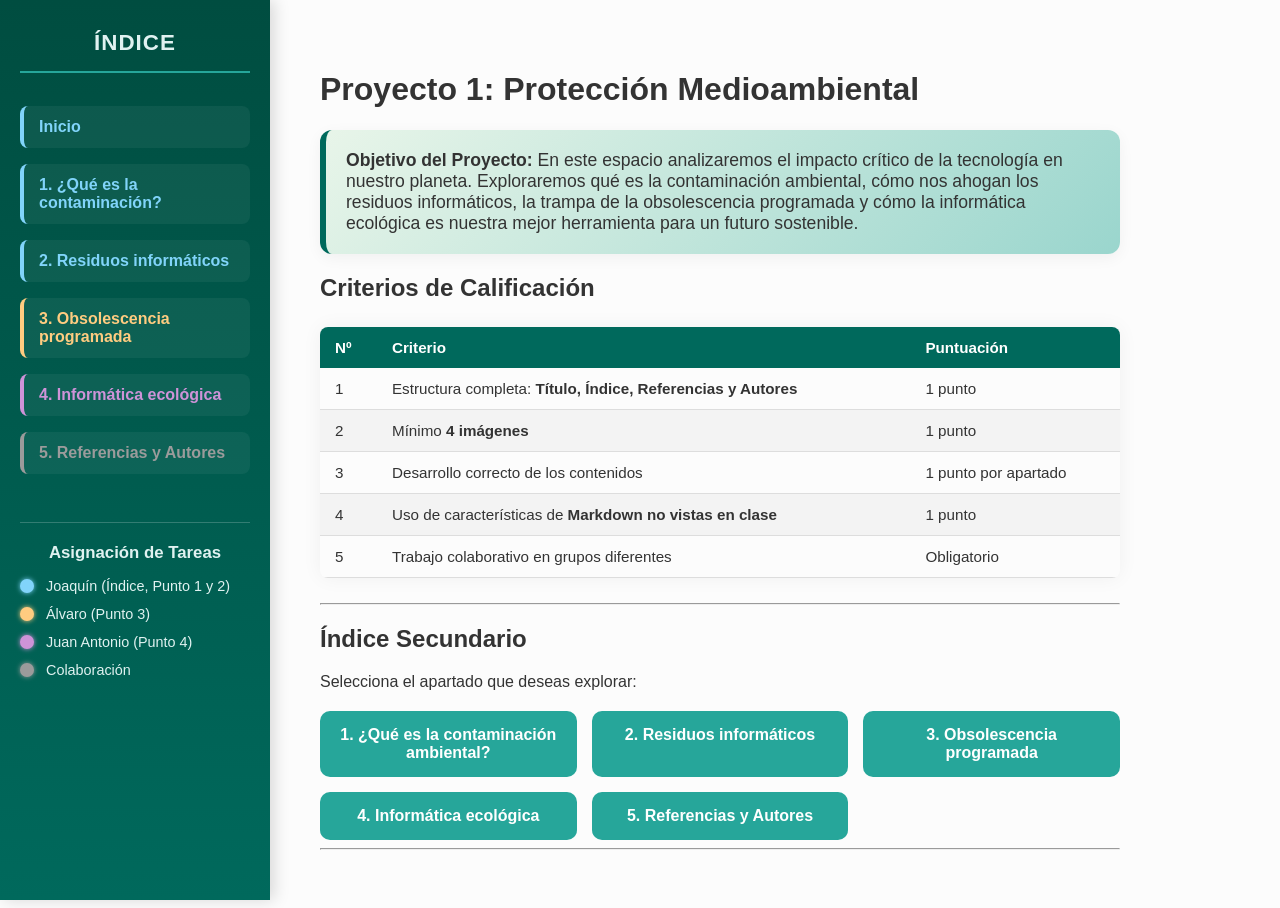
<file: index.html>
<!DOCTYPE html>
<html lang="es">
<head>
  <meta charset="UTF-8">
  <title>Protección Medioambiental</title>
  <link rel="stylesheet" href="style.css">
</head>
<body>
  <nav>
    <h3>ÍNDICE</h3>
    <a href="index.html" class="autor-joaquin">Inicio</a>
    <a href="contaminacion.html" class="autor-joaquin">1. ¿Qué es la contaminación?</a>
    <a href="residuos.html" class="autor-joaquin">2. Residuos informáticos</a>
    <a href="obsolescencia.html" class="autor-alvaro">3. Obsolescencia programada</a>
    <a href="ecologica.html" class="autor-juan">4. Informática ecológica</a>
    <a href="referencias_autores.html" class="autor-general">5. Referencias y Autores</a>
    
    <div class="leyenda">
      <h4>Asignación de Tareas</h4>
      <div class="autor-item">
        <div class="circulo bg-joaquin"></div>
        <span>Joaquín (Índice, Punto 1 y 2)</span>
      </div>
      <div class="autor-item">
        <div class="circulo bg-alvaro"></div>
        <span>Álvaro (Punto 3)</span>
      </div>
      <div class="autor-item">
        <div class="circulo bg-juan"></div>
        <span>Juan Antonio (Punto 4)</span>
      </div>
      <div class="autor-item">
        <div class="circulo bg-general"></div>
        <span>Colaboración</span>
      </div>
    </div>
  </nav>

  <main>
    <div>
      <div class="retraso-1">
        <h1>Proyecto 1: Protección Medioambiental</h1>
        <div class="caja-animada">
          <strong>Objetivo del Proyecto:</strong> En este espacio analizaremos el impacto crítico de la tecnología en nuestro planeta. Exploraremos qué es la contaminación ambiental, cómo nos ahogan los residuos informáticos, la trampa de la obsolescencia programada y cómo la informática ecológica es nuestra mejor herramienta para un futuro sostenible.
        </div>
      </div>

      <div class="retraso-2">
        <h2>Criterios de Calificación</h2>
        <table>
          <thead>
            <tr>
              <th>Nº</th>
              <th>Criterio</th>
              <th>Puntuación</th>
            </tr>
          </thead>
          <tbody>
            <tr>
              <td>1</td>
              <td>Estructura completa: <strong>Título, Índice, Referencias y Autores</strong></td>
              <td>1 punto</td>
            </tr>
            <tr>
              <td>2</td>
              <td>Mínimo <strong>4 imágenes</strong></td>
              <td>1 punto</td>
            </tr>
            <tr>
              <td>3</td>
              <td>Desarrollo correcto de los contenidos</td>
              <td>1 punto por apartado</td>
            </tr>
            <tr>
              <td>4</td>
              <td>Uso de características de <strong>Markdown no vistas en clase</strong></td>
              <td>1 punto</td>
            </tr>
            <tr>
              <td>5</td>
              <td>Trabajo colaborativo en grupos diferentes</td>
              <td>Obligatorio</td>
            </tr>
          </tbody>
        </table>
      </div>

      <div class="retraso-3">
        <hr>
        <h2>Índice Secundario</h2>
        <p>Selecciona el apartado que deseas explorar:</p>
        <div class="grid-indice retraso-4">
          <a href="contaminacion.html" class="btn-magico">1. ¿Qué es la contaminación ambiental?</a>
          <a href="residuos.html" class="btn-magico">2. Residuos informáticos</a>
          <a href="obsolescencia.html" class="btn-magico">3. Obsolescencia programada</a>
          <a href="ecologica.html" class="btn-magico">4. Informática ecológica</a>
          <a href="referencias_autores.html" class="btn-magico">5. Referencias y Autores</a>
        </div>
        <hr>
      </div>
    </div>
  </main>
</body>
</html>
</file>
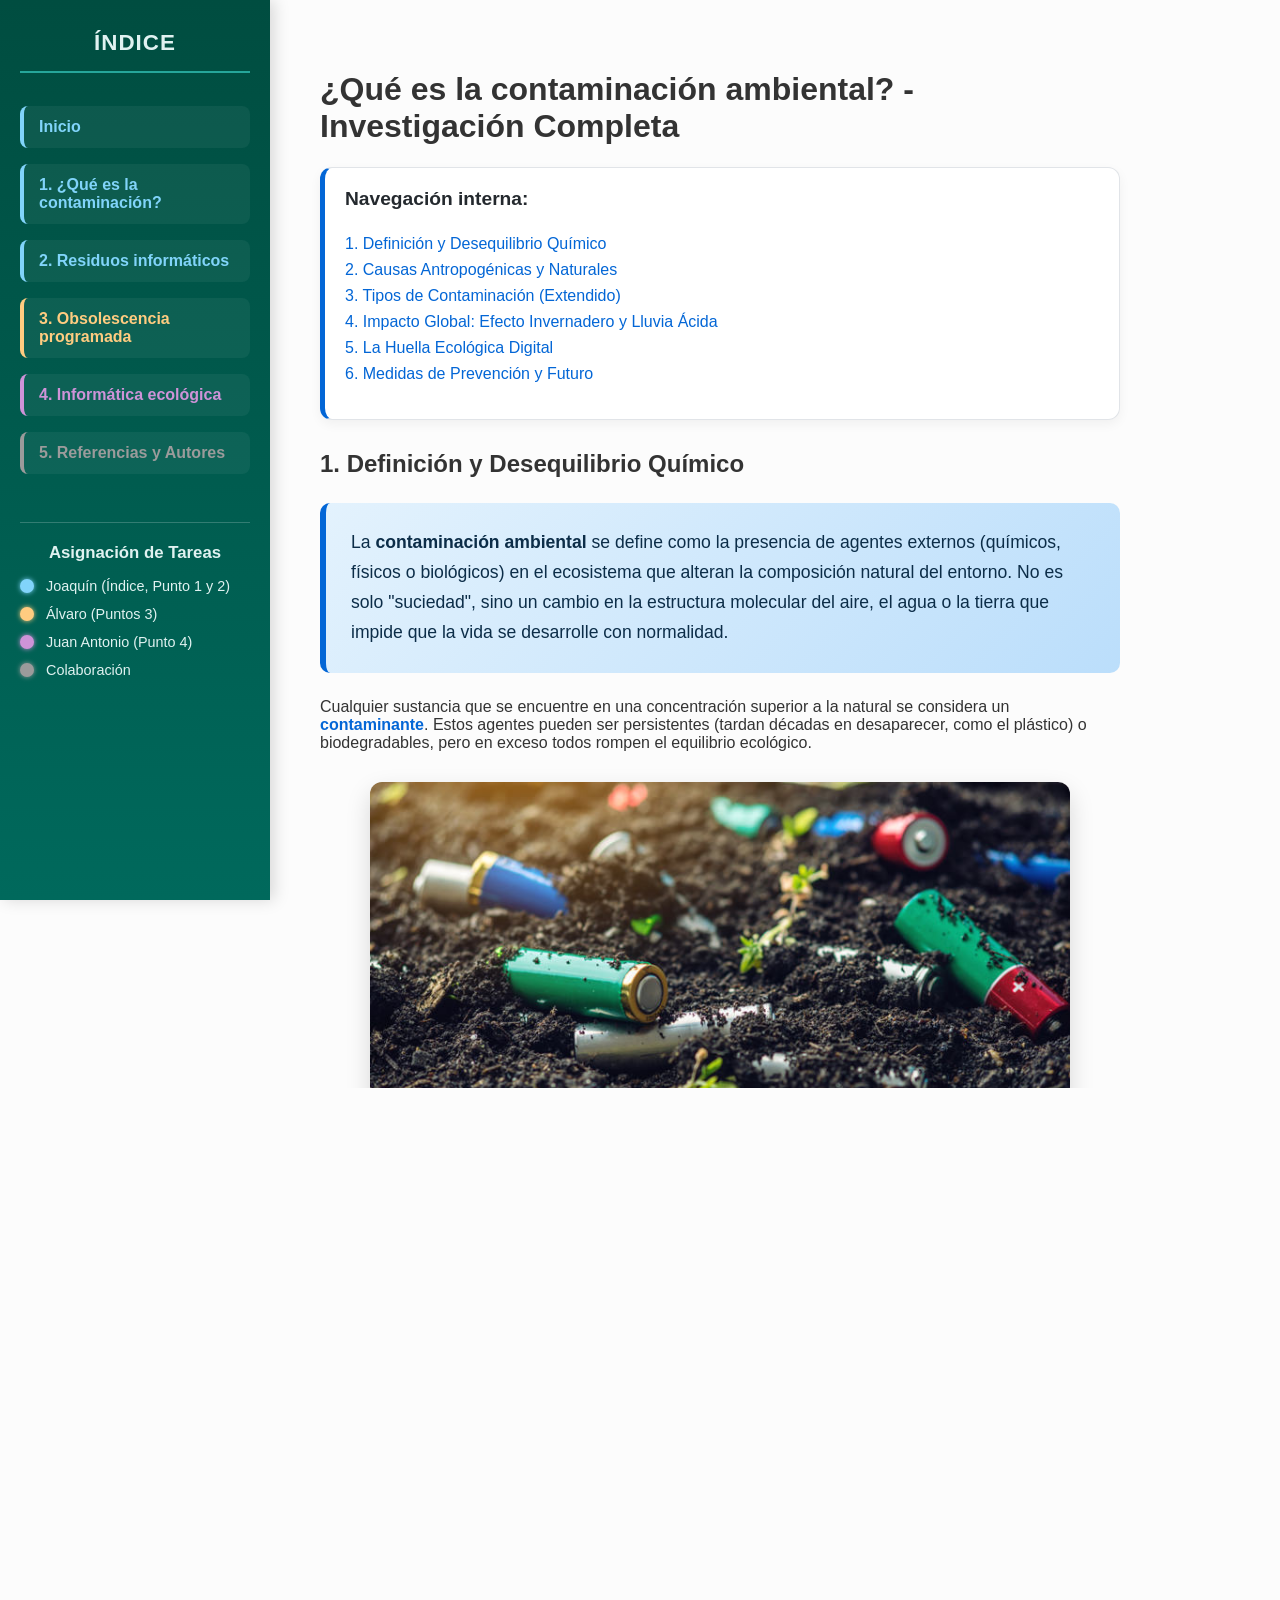
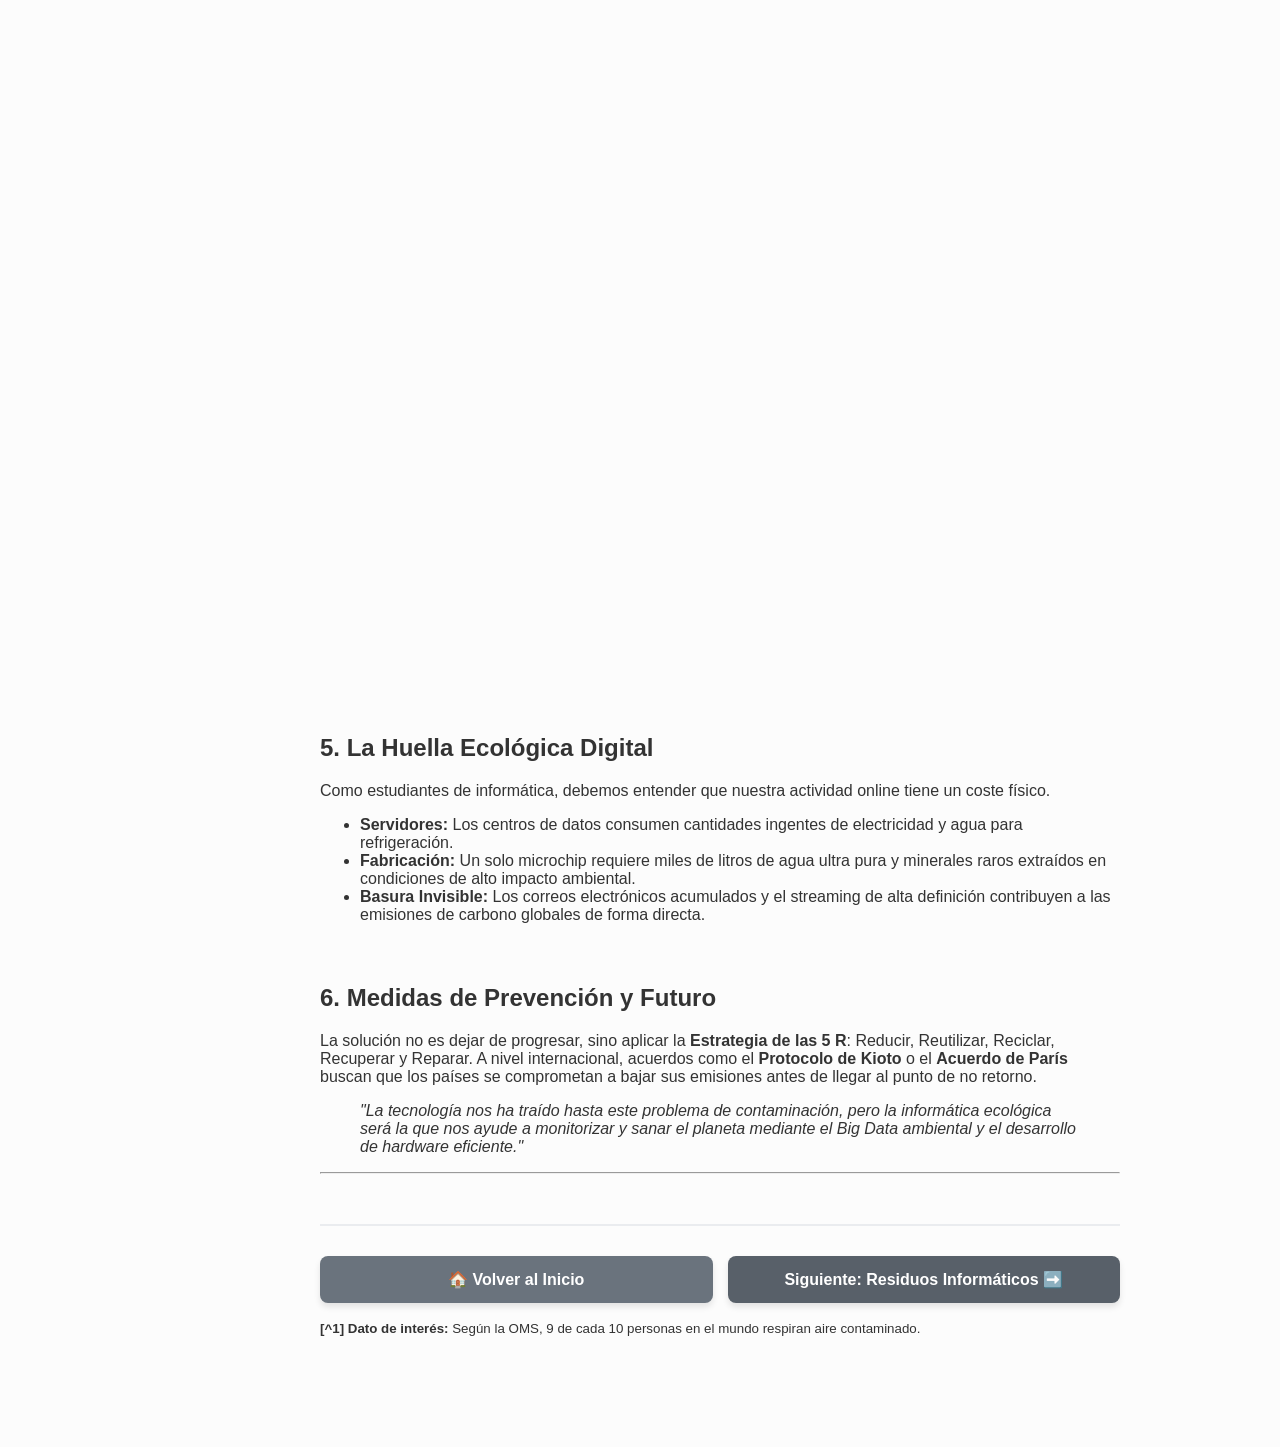
<file: contaminacion.html>
<!DOCTYPE html>
<html lang="es">
<head>
  <meta charset="UTF-8">
  <title>Contaminación Ambiental - Investigación Profunda</title>
  <link rel="stylesheet" href="style.css">
</head>
<body>
  <nav>
    <h3>ÍNDICE</h3>
    <a href="index.html" class="autor-joaquin">Inicio</a>
    <a href="contaminacion.html" class="autor-joaquin">1. ¿Qué es la contaminación?</a>
    <a href="residuos.html" class="autor-joaquin">2. Residuos informáticos</a>
    <a href="obsolescencia.html" class="autor-alvaro">3. Obsolescencia programada</a>
    <a href="ecologica.html" class="autor-juan">4. Informática ecológica</a>
    <a href="referencias_autores.html" class="autor-general">5. Referencias y Autores</a>
    
    <div class="leyenda">
      <h4>Asignación de Tareas</h4>
      <div class="autor-item">
        <div class="circulo bg-joaquin"></div>
        <span>Joaquín (Índice, Punto 1 y 2)</span>
      </div>
      <div class="autor-item">
        <div class="circulo bg-alvaro"></div>
        <span>Álvaro (Puntos 3)</span>
      </div>
      <div class="autor-item">
        <div class="circulo bg-juan"></div>
        <span>Juan Antonio (Punto 4)</span>
      </div>
      <div class="autor-item">
        <div class="circulo bg-general"></div>
        <span>Colaboración</span>
      </div>
    </div>
  </nav>

  <main>
    <div>
      <div class="retraso-1">
        <h1>¿Qué es la contaminación ambiental? - Investigación Completa</h1>

        <div class="mini-indice">
          <h4>Navegación interna:</h4>
          <ul>
            <li><a href="#definicion">1. Definición y Desequilibrio Químico</a></li>
            <li><a href="#causas">2. Causas Antropogénicas y Naturales</a></li>
            <li><a href="#tipos">3. Tipos de Contaminación (Extendido)</a></li>
            <li><a href="#consecuencias">4. Impacto Global: Efecto Invernadero y Lluvia Ácida</a></li>
            <li><a href="#situacion">5. La Huella Ecológica Digital</a></li>
            <li><a href="#soluciones">6. Medidas de Prevención y Futuro</a></li>
          </ul>
        </div>

        <div id="definicion" class="seccion-contenido">
          <h2>1. Definición y Desequilibrio Químico</h2>
          <div class="caja-azul">
            La <strong>contaminación ambiental</strong> se define como la presencia de agentes externos (químicos, físicos o biológicos) en el ecosistema que alteran la composición natural del entorno. No es solo "suciedad", sino un cambio en la estructura molecular del aire, el agua o la tierra que impide que la vida se desarrolle con normalidad.
          </div>
          <p>Cualquier sustancia que se encuentre en una concentración superior a la natural se considera un <span class="texto-resaltado">contaminante</span>. Estos agentes pueden ser persistentes (tardan décadas en desaparecer, como el plástico) o biodegradables, pero en exceso todos rompen el equilibrio ecológico.</p>
          <img src="suelo_746x419.jpg" width="700" class="img-estilo" alt="Imagen de impacto ambiental en el suelo">
        </div>
      </div>

      <div id="causas" class="retraso-2 seccion-contenido">
        <h2>2. Causas Antropogénicas y Naturales</h2>
        <p>Es fundamental distinguir el origen de la contaminación para poder combatirla:</p>
        <ul>
          <li><strong>Fuentes Antropogénicas (Humanas):</strong> Son las responsables del 95% del daño actual. Destacan la emisión de gases industriales, el transporte masivo, la deforestación (que impide que los árboles limpien el aire) y la producción masiva de energía mediante carbón y petróleo.</li>
          <li><strong>Fuentes Naturales:</strong> Eventos como erupciones volcánicas (liberan azufre), incendios por rayos o tormentas de polvo. Aunque son potentes, la naturaleza suele ser capaz de autorregularse ante ellas, algo que no ocurre con la contaminación humana.</li>
        </ul>
      </div>

      <div id="tipos" class="retraso-3 seccion-contenido">
        <h2>3. Tipos de Contaminación (Extendido)</h2>
        <p>Además de los tres clásicos, existen otras formas de contaminación que afectan a nuestra salud de forma silenciosa:</p>

        <div class="grid-detalles">
          <div class="tarjeta-detalle">
            <h3>💨 Atmosférica y Química</h3>
            <p>No solo es humo. Incluye el <strong>smog</strong> de las ciudades y los CFC que destruyen la capa de ozono. Gases como el monóxido de carbono son letales porque son inodoros e invisibles.</p>
          </div>
          <div class="tarjeta-detalle">
            <h3>💧 Hídrica y Térmica</h3>
            <p>El agua se contamina con vertidos, pero también térmicamente cuando las industrias devuelven agua muy caliente a los ríos, matando a los peces por falta de oxígeno.</p>
          </div>
          <div class="tarjeta-detalle">
            <h3>🌍 Suelo y Radioactiva</h3>
            <p>Uso de herbicidas y almacenamiento de residuos nucleares. Un suelo contaminado significa que los alimentos que crecen en él también llevarán toxinas a nuestro cuerpo.</p>
          </div>
          <div class="tarjeta-detalle">
            <h3>🔉 Acústica y Lumínica</h3>
            <p>El ruido constante y el exceso de luz nocturna en las ciudades alteran los ciclos de sueño de personas y animales, provocando estrés y desorientación migratoria en aves.</p>
          </div>
        </div>
      </div>

      <div id="consecuencias" class="retraso-4 seccion-contenido">
        <h2>4. Impacto Global: Efecto Invernadero y Lluvia Ácida</h2>
        <p>La contaminación a gran escala genera fenómenos que afectan a todo el planeta, sin importar dónde se originó el residuo:</p>
        <ol>
          <li><strong>Efecto Invernadero:</strong> Los gases como el CO2 crean una capa en la atmósfera que impide que el calor salga, aumentando la temperatura global.</li>
          <li><strong>Lluvia Ácida:</strong> Cuando los gases de las fábricas se mezclan con la humedad del aire, forman ácidos que caen con la lluvia, quemando bosques y acidificando lagos.</li>
          <li><strong>Extinción de Especies:</strong> Se estima que el ritmo actual de extinción es 1.000 veces superior al natural debido a la destrucción de hábitats contaminados.</li>
        </ol>
      </div>

      <div id="situacion" class="seccion-contenido">
        <h2>5. La Huella Ecológica Digital</h2>
        <p>Como estudiantes de informática, debemos entender que nuestra actividad online tiene un coste físico.</p>
        <ul>
          <li><strong>Servidores:</strong> Los centros de datos consumen cantidades ingentes de electricidad y agua para refrigeración.</li>
          <li><strong>Fabricación:</strong> Un solo microchip requiere miles de litros de agua ultra pura y minerales raros extraídos en condiciones de alto impacto ambiental.</li>
          <li><strong>Basura Invisible:</strong> Los correos electrónicos acumulados y el streaming de alta definición contribuyen a las emisiones de carbono globales de forma directa.</li>
        </ul>
      </div>

      <div id="soluciones" class="seccion-contenido">
        <h2>6. Medidas de Prevención y Futuro</h2>
        <p>La solución no es dejar de progresar, sino aplicar la <strong>Estrategia de las 5 R</strong>: Reducir, Reutilizar, Reciclar, Recuperar y Reparar. A nivel internacional, acuerdos como el <strong>Protocolo de Kioto</strong> o el <strong>Acuerdo de París</strong> buscan que los países se comprometan a bajar sus emisiones antes de llegar al punto de no retorno.</p>

        <blockquote>
          <p><em>"La tecnología nos ha traído hasta este problema de contaminación, pero la informática ecológica será la que nos ayude a monitorizar y sanar el planeta mediante el Big Data ambiental y el desarrollo de hardware eficiente."</em></p>
        </blockquote>

        <hr>

        <div class="nav-botones">
          <a href="index.html" class="btn-nav volver">🏠 Volver al Inicio</a>
          <a href="residuos.html" class="btn-nav siguiente">Siguiente: Residuos Informáticos ➡️</a>
        </div>

        <p><small><strong>[^1] Dato de interés:</strong> Según la OMS, 9 de cada 10 personas en el mundo respiran aire contaminado.</small></p>
      </div>
    </div>
  </main>
</body>
</html>
</file>
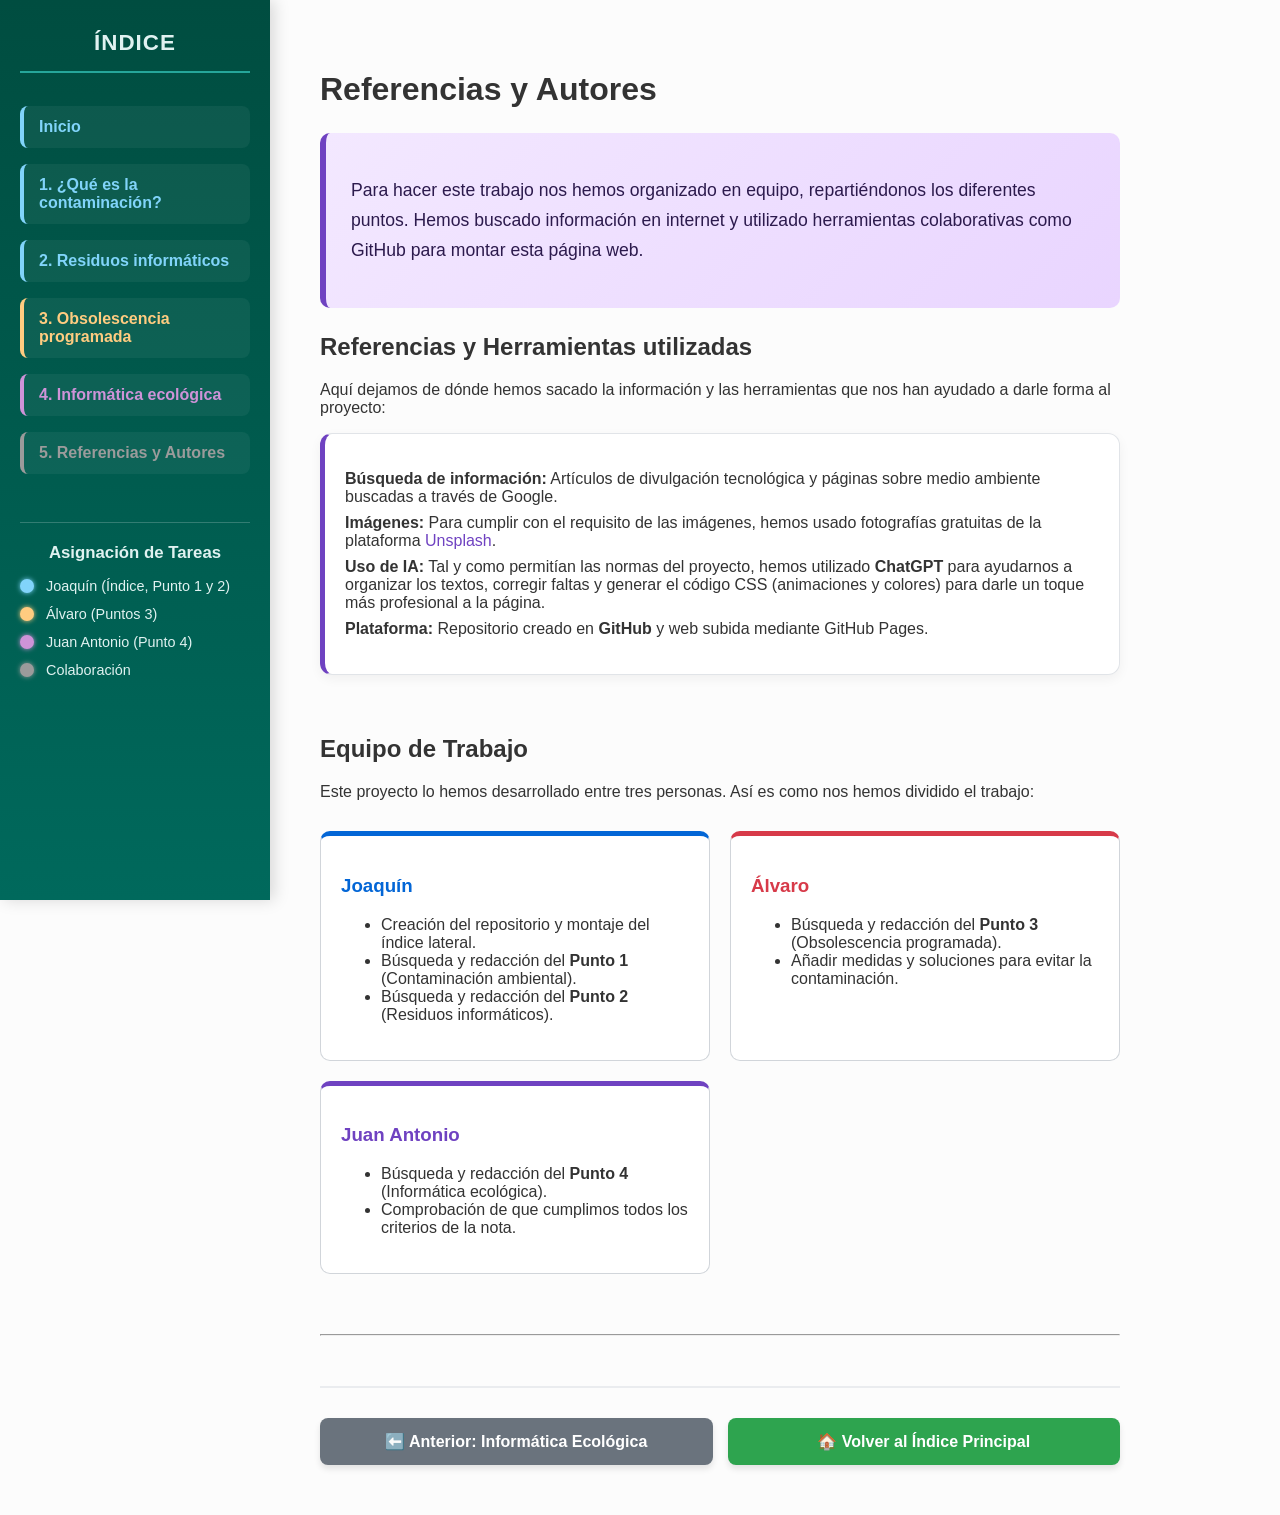
<file: referencias_autores.html>
<!DOCTYPE html>
<html lang="es">
<head>
  <meta charset="UTF-8">
  <title>Referencias y Autores</title>
  <link rel="stylesheet" href="style.css">
</head>
<body>
  <!-- Menú lateral común -->
  <nav>
    <h3>ÍNDICE</h3>
    <a href="index.html" class="autor-joaquin">Inicio</a>
    <a href="contaminacion.html" class="autor-joaquin">1. ¿Qué es la contaminación?</a>
    <a href="residuos.html" class="autor-joaquin">2. Residuos informáticos</a>
    <a href="obsolescencia.html" class="autor-alvaro">3. Obsolescencia programada</a>
    <a href="ecologica.html" class="autor-juan">4. Informática ecológica</a>
    <a href="referencias_autores.html" class="autor-general">5. Referencias y Autores</a>
    
    <div class="leyenda">
      <h4>Asignación de Tareas</h4>
      <div class="autor-item">
        <div class="circulo bg-joaquin"></div>
        <span>Joaquín (Índice, Punto 1 y 2)</span>
      </div>
      <div class="autor-item">
        <div class="circulo bg-alvaro"></div>
        <span>Álvaro (Puntos 3)</span>
      </div>
      <div class="autor-item">
        <div class="circulo bg-juan"></div>
        <span>Juan Antonio (Punto 4)</span>
      </div>
      <div class="autor-item">
        <div class="circulo bg-general"></div>
        <span>Colaboración</span>
      </div>
    </div>
  </nav>

  <main>
    <div>
      <div class="retraso-1">
        <h1>Referencias y Autores</h1>
        <!-- Usamos la caja azul pero le cambiamos el color a morado en la misma línea -->
        <div class="caja-azul" style="background: linear-gradient(135deg, #f3e8ff 0%, #e9d5ff 100%); border-left-color: #6f42c1; color: #2c1a4d;">
          <p>Para hacer este trabajo nos hemos organizado en equipo, repartiéndonos los diferentes puntos. Hemos buscado información en internet y utilizado herramientas colaborativas como GitHub para montar esta página web.</p>
        </div>
      </div>

      <div class="retraso-2 seccion-contenido">
        <h2>Referencias y Herramientas utilizadas</h2>
        <p>Aquí dejamos de dónde hemos sacado la información y las herramientas que nos han ayudado a darle forma al proyecto:</p>
        
        <div class="mini-indice" style="border-left-color: #6f42c1;">
          <ul>
            <li><strong>Búsqueda de información:</strong> Artículos de divulgación tecnológica y páginas sobre medio ambiente buscadas a través de Google.</li>
            <li><strong>Imágenes:</strong> Para cumplir con el requisito de las imágenes, hemos usado fotografías gratuitas de la plataforma <a href="https://unsplash.com/" style="color: #6f42c1;">Unsplash</a>.</li>
            <li><strong>Uso de IA:</strong> Tal y como permitían las normas del proyecto, hemos utilizado <strong>ChatGPT</strong> para ayudarnos a organizar los textos, corregir faltas y generar el código CSS (animaciones y colores) para darle un toque más profesional a la página.</li>
            <li><strong>Plataforma:</strong> Repositorio creado en <strong>GitHub</strong> y web subida mediante GitHub Pages.</li>
          </ul>
        </div>
      </div>

      <div class="retraso-3 seccion-contenido">
        <h2>Equipo de Trabajo</h2>
        <p>Este proyecto lo hemos desarrollado entre tres personas. Así es como nos hemos dividido el trabajo:</p>
        
        <div class="grid-detalles">
          <div class="tarjeta-detalle" style="border-top-color: #0366d6;">
            <h3 style="color: #0366d6;">Joaquín</h3>
            <ul>
              <li>Creación del repositorio y montaje del índice lateral.</li>
              <li>Búsqueda y redacción del <strong>Punto 1</strong> (Contaminación ambiental).</li>
              <li>Búsqueda y redacción del <strong>Punto 2</strong> (Residuos informáticos).</li>
            </ul>
          </div>

          <div class="tarjeta-detalle" style="border-top-color: #d73a49;">
            <h3 style="color: #d73a49;">Álvaro</h3>
            <ul>
              <li>Búsqueda y redacción del <strong>Punto 3</strong> (Obsolescencia programada).</li>
              <li>Añadir medidas y soluciones para evitar la contaminación.</li>
            </ul>
          </div>

          <div class="tarjeta-detalle" style="border-top-color: #6f42c1;">
            <h3 style="color: #6f42c1;">Juan Antonio</h3>
            <ul>
              <li>Búsqueda y redacción del <strong>Punto 4</strong> (Informática ecológica).</li>
              <li>Comprobación de que cumplimos todos los criterios de la nota.</li>
            </ul>
          </div>
        </div>
      </div>

      <div class="retraso-4">
        <hr>
        <div class="nav-botones">
          <a href="ecologica.html" class="btn-nav volver">⬅️ Anterior: Informática Ecológica</a>
          <!-- Le aplicamos el color verde directamente al botón para destacar el inicio -->
          <a href="index.html" class="btn-nav siguiente" style="background-color: #2ea44f;">🏠 Volver al Índice Principal</a>
        </div>
      </div>
    </div>
  </main>
</body>
</html>
</file>
<file: style.css>
/* =========================================
   ESTILOS GLOBALES
========================================= */
body {
  margin: 0;
  font-family: 'Segoe UI', Tahoma, Geneva, Verdana, sans-serif;
  display: flex;
  background-color: #fcfcfc;
  color: #333;
}

/* --- ANIMACIONES AVANZADAS --- */
@keyframes deslizarDerecha {
  0% { transform: translateX(-100%); opacity: 0; }
  100% { transform: translateX(0); opacity: 1; }
}

@keyframes fadeInUp {
  0% { opacity: 0; transform: translateY(30px); }
  100% { opacity: 1; transform: translateY(0); }
}

@keyframes gradientBG {
  0% { background-position: 0% 50%; }
  50% { background-position: 100% 50%; }
  100% { background-position: 0% 50%; }
}

.retraso-1 { animation: fadeInUp 0.8s ease-out forwards; }
.retraso-2 { opacity: 0; animation: fadeInUp 0.8s ease-out 0.2s forwards; }
.retraso-3 { opacity: 0; animation: fadeInUp 0.8s ease-out 0.4s forwards; }
.retraso-4 { opacity: 0; animation: fadeInUp 0.8s ease-out 0.6s forwards; }

/* =========================================
   MENÚ LATERAL (NAV)
========================================= */
nav {
  width: 270px;
  background: linear-gradient(180deg, #004d40 0%, #00695c 100%);
  padding: 30px 20px;
  height: 100vh;
  position: fixed;
  overflow-y: auto;
  box-shadow: 4px 0 15px rgba(0,0,0,0.15);
  animation: deslizarDerecha 0.8s ease-out forwards;
  color: white;
  box-sizing: border-box;
  display: flex;
  flex-direction: column;
}

nav h3 {
  color: #e0f2f1;
  text-align: center;
  margin-top: 0;
  margin-bottom: 25px;
  font-size: 1.4em;
  border-bottom: 2px solid #26a69a;
  padding-bottom: 15px;
  letter-spacing: 1px;
}

nav a {
  display: block;
  margin: 8px 0;
  padding: 12px 15px;
  text-decoration: none;
  font-weight: bold;
  border-radius: 8px;
  background-color: rgba(255, 255, 255, 0.05);
  transition: all 0.3s cubic-bezier(0.175, 0.885, 0.32, 1.275);
}

nav a:hover {
  background-color: #26a69a;
  color: white !important;
  transform: translateX(10px);
  box-shadow: 0 4px 10px rgba(38, 166, 154, 0.4);
}

/* --- COLORES DE LOS AUTORES --- */
.autor-joaquin { color: #81d4fa; border-left: 4px solid #81d4fa; }
.autor-alvaro { color: #ffcc80; border-left: 4px solid #ffcc80; }
.autor-juan { color: #ce93d8; border-left: 4px solid #ce93d8; }
.autor-general { color: #9b9b9b; border-left: 4px solid #9b9b9b; }

.leyenda {
  margin-top: 40px;
  padding-top: 20px;
  border-top: 1px solid rgba(255, 255, 255, 0.2);
}

.leyenda h4 {
  text-align: center;
  margin-top: 0;
  margin-bottom: 15px;
  color: #e0f2f1;
  font-size: 1.05em;
}

.autor-item {
  display: flex;
  align-items: center;
  margin-bottom: 12px;
  font-size: 0.9em;
  color: #e0f2f1;
}

.circulo {
  width: 14px;
  height: 14px;
  border-radius: 50%;
  margin-right: 12px;
  flex-shrink: 0;
}

.bg-joaquin { background-color: #81d4fa; box-shadow: 0 0 5px #81d4fa; }
.bg-alvaro { background-color: #ffcc80; box-shadow: 0 0 5px #ffcc80; }
.bg-juan { background-color: #ce93d8; box-shadow: 0 0 5px #ce93d8; }
.bg-general { background-color: #9b9b9b; box-shadow: 0 0 5px #9b9b9b; }

/* =========================================
   CONTENIDO PRINCIPAL (MAIN)
========================================= */
main {
  margin-left: 270px;
  padding: 50px;
  width: 100%;
  max-width: 900px;
  box-sizing: border-box;
}

.seccion-contenido { margin-bottom: 60px; }
.texto-resaltado { color: #0366d6; font-weight: bold; }

/* --- CAJAS DESTACADAS --- */
.caja-animada {
  background: linear-gradient(-45deg, #e0f2f1, #b2dfdb, #80cbc4, #e8f5e9);
  background-size: 400% 400%;
  animation: gradientBG 10s ease infinite, fadeInUp 0.8s ease-out forwards;
  padding: 20px;
  border-radius: 12px;
  border-left: 6px solid #00695c;
  color: #333;
  font-size: 1.1em;
  margin: 20px 0;
  box-shadow: 0 4px 15px rgba(0,0,0,0.05);
}

.caja-azul {
  background: linear-gradient(135deg, #e3f2fd 0%, #bbdefb 100%);
  border-left: 6px solid #0366d6;
  padding: 25px;
  margin: 25px 0;
  border-radius: 10px;
  color: #0c2d48;
  line-height: 1.7;
  font-size: 1.1em;
}

/* --- TABLAS --- */
table {
  width: 100%;
  border-collapse: collapse;
  margin: 25px 0;
  font-size: 0.95em;
  box-shadow: 0 0 20px rgba(0, 0, 0, 0.05);
  border-radius: 8px;
  overflow: hidden;
}

thead tr {
  background-color: #00695c;
  color: #ffffff;
  text-align: left;
}

th, td {
  padding: 12px 15px;
}

tbody tr {
  border-bottom: 1px solid #dddddd;
  transition: background-color 0.3s ease;
}

tbody tr:nth-of-type(even) {
  background-color: #f3f3f3;
}

tbody tr:hover {
  background-color: #e0f2f1;
}

/* --- IMÁGENES --- */
.img-estilo {
  border-radius: 12px;
  box-shadow: 0 10px 25px rgba(0,0,0,0.15);
  display: block;
  margin: 30px auto;
  max-width: 100%;
  height: auto;
}

/* =========================================
   ELEMENTOS DE NAVEGACIÓN Y TARJETAS
========================================= */

/* --- GRID INICIO Y BOTONES --- */
.grid-indice {
  display: grid;
  grid-template-columns: repeat(auto-fit, minmax(250px, 1fr));
  gap: 15px;
  margin-top: 20px;
}

.btn-magico {
  display: block;
  padding: 15px;
  background-color: #26a69a;
  color: white !important;
  text-decoration: none;
  border-radius: 10px;
  font-weight: bold;
  text-align: center;
  transition: all 0.4s cubic-bezier(0.175, 0.885, 0.32, 1.275);
  position: relative;
  overflow: hidden;
}

.btn-magico:hover {
  transform: translateY(-5px) scale(1.02);
  background-color: #00897b;
  box-shadow: 0 10px 20px rgba(0, 137, 123, 0.4);
}

/* --- GRID DETALLES SUBPÁGINAS --- */
.grid-detalles {
  display: grid;
  grid-template-columns: repeat(auto-fit, minmax(280px, 1fr));
  gap: 20px;
  margin: 30px 0;
}

.tarjeta-detalle {
  background: #ffffff;
  border: 1px solid #d1d5da;
  padding: 20px;
  border-radius: 10px;
  border-top: 5px solid #0366d6;
  transition: all 0.3s ease;
}

.tarjeta-detalle:hover {
  transform: translateY(-5px);
  box-shadow: 0 8px 20px rgba(0,0,0,0.1);
}

/* --- MINI ÍNDICE SUBPÁGINAS --- */
.mini-indice {
  background: #ffffff;
  border: 1px solid #e1e4e8;
  padding: 20px;
  border-radius: 12px;
  margin-bottom: 30px;
  box-shadow: 0 4px 12px rgba(0,0,0,0.05);
  border-left: 5px solid #0366d6;
}

.mini-indice h4 { margin-top: 0; color: #24292e; font-size: 1.2em; }
.mini-indice ul { list-style: none; padding-left: 0; }
.mini-indice li { margin: 8px 0; }
.mini-indice a { color: #0366d6; text-decoration: none; font-weight: 500; }
.mini-indice a:hover { text-decoration: underline; color: #586069; }

/* --- BOTONES DE NAVEGACIÓN INFERIORES --- */
.nav-botones {
  display: flex;
  justify-content: space-between;
  flex-wrap: wrap;
  gap: 15px;
  margin-top: 50px;
  border-top: 2px solid #eaecef;
  padding-top: 30px;
}

.btn-nav {
  flex: 1;
  min-width: 160px;
  padding: 14px 20px;
  color: white !important;
  text-decoration: none;
  border-radius: 8px;
  font-weight: bold;
  text-align: center;
  transition: all 0.3s cubic-bezier(0.175, 0.885, 0.32, 1.275);
  box-shadow: 0 4px 6px rgba(0,0,0,0.1);
}

.btn-nav:hover {
  transform: translateY(-3px);
  box-shadow: 0 8px 15px rgba(0,0,0,0.2);
  filter: brightness(1.1);
}

.btn-nav.volver { background-color: #6a737d; }
.btn-nav.siguiente { background-color: #586069; }
</file>
